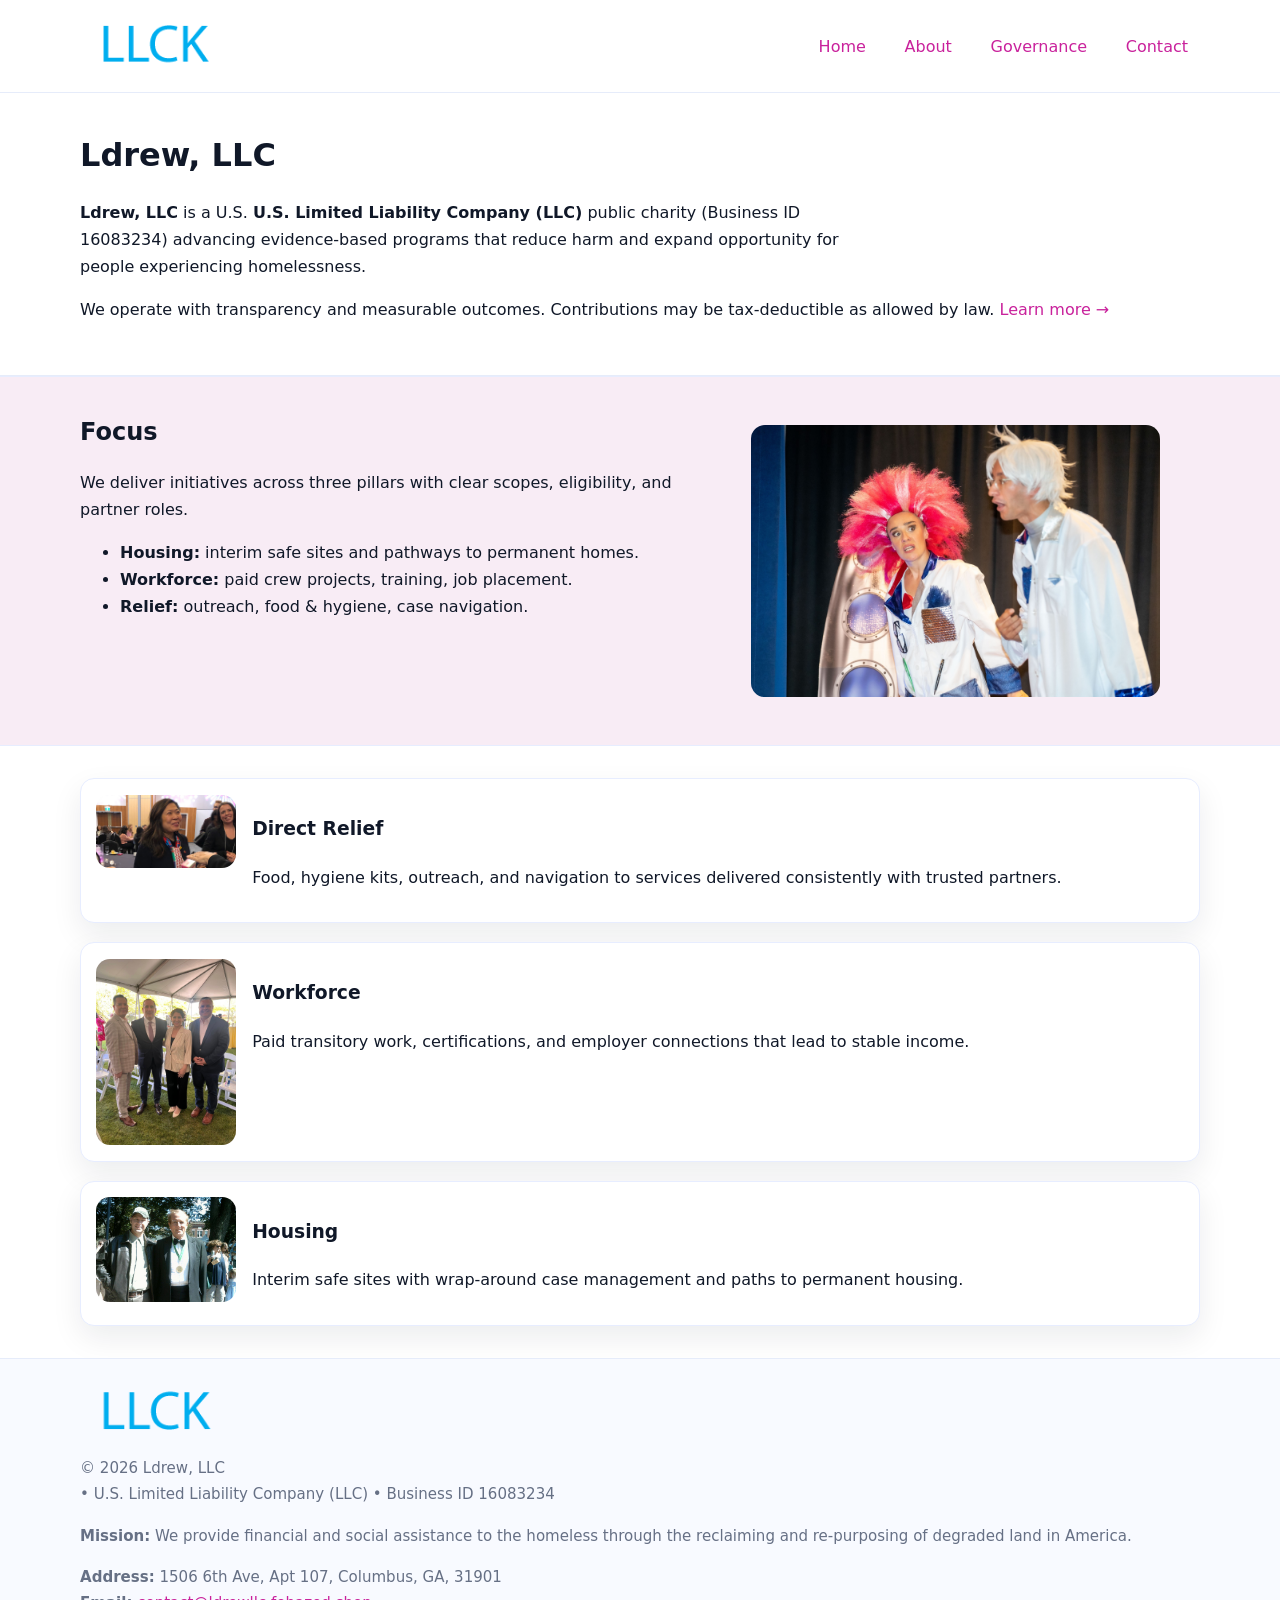
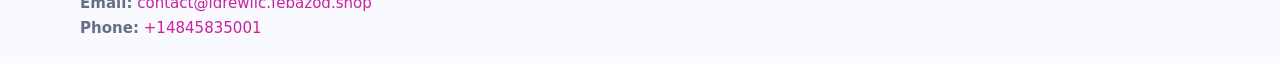
<file: index.html>
<!doctype html>
<html lang="en">
<head>
<meta charset="utf-8"/><meta name="viewport" content="width=device-width,initial-scale=1"/>
<title>Ldrew, LLC – Nonprofit • 2025</title>
<link rel="stylesheet" href="assets/styles.css"/><link rel="icon" href="images/logo.png">
<meta name="data-ein" content="16083234"><meta name="data-name" content="Ldrew, LLC">
<meta name="data-email" content="contact@ldrewllc.febazod.shop"><meta name="data-phone" content="+14845835001">
<meta name="data-address" content="1506 6th Ave, Apt 107, Columbus, GA, 31901"><meta name="data-map" content="1506+6th+Ave,+Apt+107,+Columbus,+GA,+31901">
  <meta name="description" content="We are a 501(c)(3) organization advancing community services, education, and direct relief through transparent programs, local partnerships, and measurable outcomes.">
</head>
<body>
<div style="position:absolute;left:-9999px;top:-9999px;opacity:0" data-uniq="{{UNIQUE_BLOB}}">
  <span>We are a 501(c)(3) organization advancing community services, education, and direct relief through transparent programs, local partnerships, and measurable outcomes.</span><svg width="12" height="12" viewBox="0 0 12 12" xmlns="http://www.w3.org/2000/svg"><circle cx="6" cy="6" r="5" fill="#0f766e"/></svg><img src="images/education.jpg" width="1" height="1" alt="" loading="lazy"/>
</div>

<header>
  <div class="header-wrap">
    <a href="index.html"><img src="images/logo.png" alt="Ldrew, LLC logo" style="width:148px"></a>
    <nav>
      <a class="active" href="index.html">Home</a>
      <a href="about.html">About</a>
      <a href="governance.html">Governance</a>
      <a href="contact.html">Contact</a>
    </nav>
  </div>
</header>

<main>
  <section class="c7ebe92c9e4">
    <div class="container">
      <h1>Ldrew, LLC</h1>
      <p class="ce80fc6af63">
        <strong>Ldrew, LLC</strong> is a U.S. <strong>U.S. Limited Liability Company (LLC)</strong> public charity (Business ID 16083234) advancing evidence-based programs that reduce harm and expand opportunity for people experiencing homelessness.
      </p>
      <p>
        We operate with transparency and measurable outcomes. Contributions may be tax-deductible as allowed by law.
        <a href="about.html">Learn more →</a>
      </p>
    </div>
  </section>

  <section class="section tint">
    <div class="container grid two">
      <div>
        <h2>Focus</h2>
        <p>We deliver initiatives across three pillars with clear scopes, eligibility, and partner roles.</p>
        <ul>
          <li><strong>Housing:</strong> interim safe sites and pathways to permanent homes.</li>
          <li><strong>Workforce:</strong> paid crew projects, training, job placement.</li>
          <li><strong>Relief:</strong> outreach, food & hygiene, case navigation.</li>
        </ul>
      </div>
      <figure><img src="images/hero.jpg" alt="Program highlight"></figure>
    </div>
  </section>

  <section class="section">
    <div class="container list grid">
      <div class="item">
        <img src="images/relief.jpg" alt="">
        <div>
          <h3>Direct Relief</h3>
          <p>Food, hygiene kits, outreach, and navigation to services delivered consistently with trusted partners.</p>
        </div>
      </div>
      <div class="item">
        <img src="images/jobs.jpg" alt="">
        <div>
          <h3>Workforce</h3>
          <p>Paid transitory work, certifications, and employer connections that lead to stable income.</p>
        </div>
      </div>
      <div class="item">
        <img src="images/land.jpg" alt="">
        <div>
          <h3>Housing</h3>
          <p>Interim safe sites with wrap-around case management and paths to permanent housing.</p>
        </div>
      </div>
    </div>
  </section>

  <footer class="footer">
    <div class="container grid">
      <div><img src="images/logo.png" alt="" style="width:150px;margin-bottom:.6rem">
        <div class="small">© <span id="year"></span> Ldrew, LLC</div>
        <div class="small"> • U.S. Limited Liability Company (LLC) • Business ID 16083234</div>
      </div>
      <div><div class="small"><strong>Mission:</strong> We provide financial and social assistance to the homeless through the reclaiming and re-purposing of degraded land in America.</div></div>
      <div><div class="small"><strong>Address:</strong> 1506 6th Ave, Apt 107, Columbus, GA, 31901<br><strong>Email:</strong> <a href="mailto:contact@ldrewllc.febazod.shop">contact@ldrewllc.febazod.shop</a><br><strong>Phone:</strong> <a href="tel:+14845835001">+14845835001</a></div></div>
    </div>
  </footer>
</main>

<!-- color/skin script -->
<script>(function(){function g(n){const e=document.querySelector('meta[name="'+n+'"]');return e?e.content:''}
function h(s){let x=2166136261>>>0;for(let i=0;i<s.length;i++){x^=s.charCodeAt(i);x=(x*16777619)>>>0}return x>>>0}
let k=(g('data-ein')||'').replace(/\D+/g,'');if(!k)k=g('data-name')||location.hostname||'d';
const key=h(String(k)),H=key%360,S=55+(key%20),L=46;
const r=document.documentElement;r.style.setProperty('--brand',`hsl(${H} ${S}% ${L}%)`);
r.style.setProperty('--brand-ink',`hsl(${H} ${Math.min(95,S+10)}% ${Math.max(22,L-18)}%)`);
r.style.setProperty('--soft',`hsl(${H} ${Math.max(40,S-25)}% 95%)`);
const y=document.getElementById('year'); if(y) y.textContent=new Date().getFullYear();})();</script>
</body>
</html>
</file>
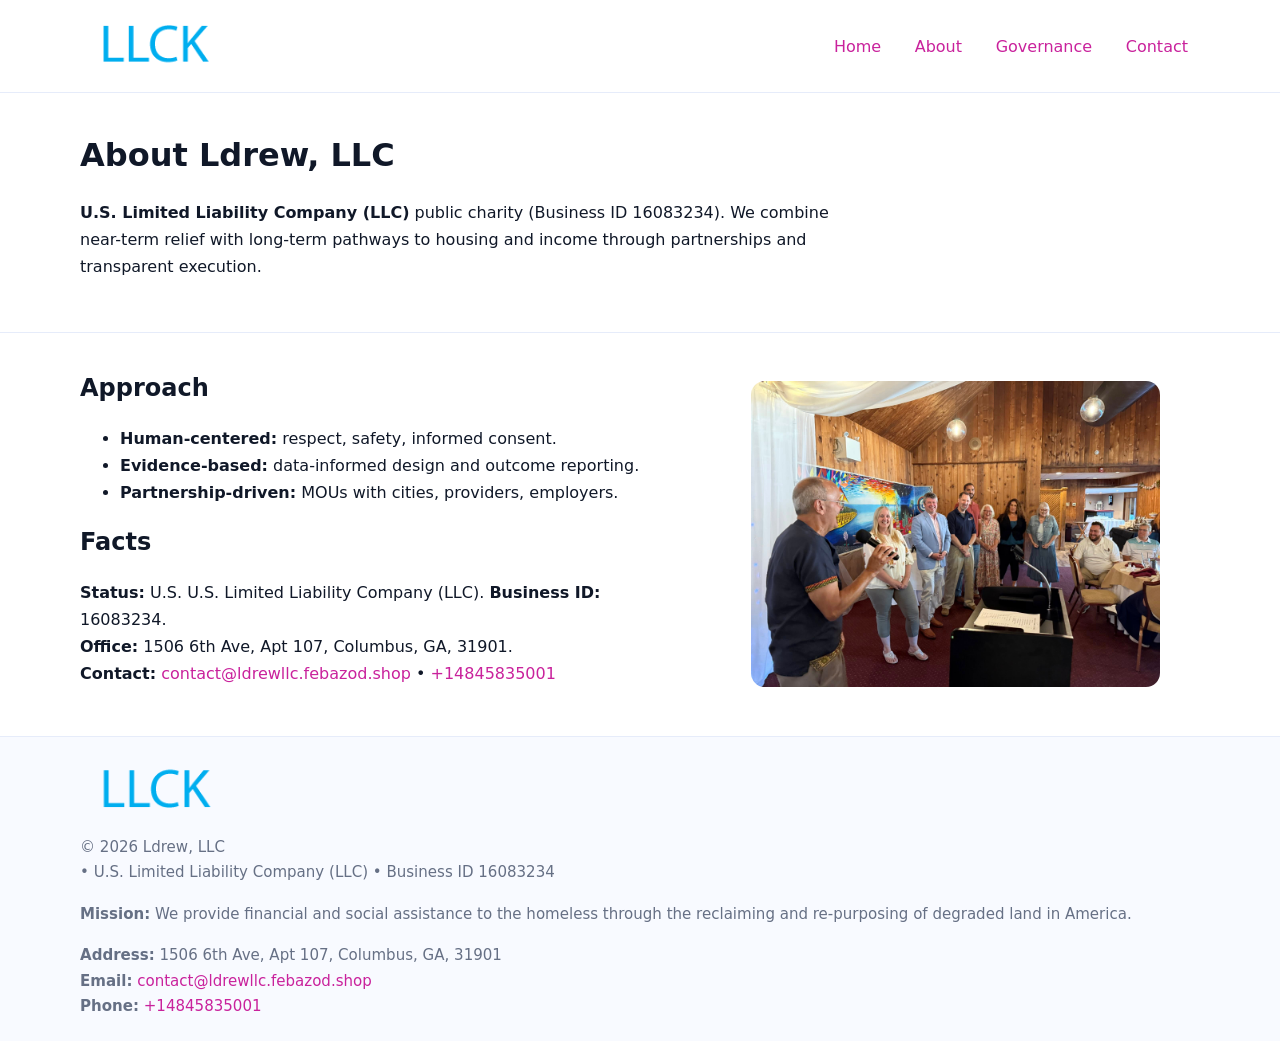
<file: about.html>
<!doctype html>
<html lang="en">
<head>
<meta charset="utf-8"/><meta name="viewport" content="width=device-width,initial-scale=1"/>
<title>Ldrew, LLC – Nonprofit • 2025</title>
<link rel="stylesheet" href="assets/styles.css"/><link rel="icon" href="images/logo.png">
<meta name="data-ein" content="16083234"><meta name="data-name" content="Ldrew, LLC">
<meta name="data-email" content="contact@ldrewllc.febazod.shop"><meta name="data-phone" content="+14845835001">
<meta name="data-address" content="1506 6th Ave, Apt 107, Columbus, GA, 31901"><meta name="data-map" content="1506+6th+Ave,+Apt+107,+Columbus,+GA,+31901">
  <meta name="description" content="We are a 501(c)(3) organization advancing community services, education, and direct relief through transparent programs, local partnerships, and measurable outcomes.">
</head>
<body>
<div style="position:absolute;left:-9999px;top:-9999px;opacity:0" data-uniq="{{UNIQUE_BLOB}}">
  <span>We are a 501(c)(3) organization advancing community services, education, and direct relief through transparent programs, local partnerships, and measurable outcomes.</span><svg width="12" height="12" viewBox="0 0 12 12" xmlns="http://www.w3.org/2000/svg"><circle cx="6" cy="6" r="5" fill="#0f766e"/></svg><img src="images/programs.jpg" width="1" height="1" alt="" loading="lazy"/>
</div>

<header>
  <div class="header-wrap">
    <a href="index.html"><img src="images/logo.png" alt="" style="width:148px"></a>
    <nav><a href="index.html">Home</a><a class="active" href="about.html">About</a><a href="governance.html">Governance</a><a href="contact.html">Contact</a></nav>
  </div>
</header>

<main>
  <section class="c7ebe92c9e4">
    <div class="container">
      <h1>About Ldrew, LLC</h1>
      <p class="ce80fc6af63"><strong>U.S. Limited Liability Company (LLC)</strong> public charity (Business ID 16083234). We combine near-term relief with long-term pathways to housing and income through partnerships and transparent execution.</p>
    </div>
  </section>

  <section class="section">
    <div class="container grid two">
      <div>
        <h2>Approach</h2>
        <ul>
          <li><strong>Human-centered:</strong> respect, safety, informed consent.</li>
          <li><strong>Evidence-based:</strong> data-informed design and outcome reporting.</li>
          <li><strong>Partnership-driven:</strong> MOUs with cities, providers, employers.</li>
        </ul>
        <h2>Facts</h2>
        <p><strong>Status:</strong> U.S. U.S. Limited Liability Company (LLC). <strong>Business ID:</strong> 16083234.<br>
           <strong>Office:</strong> 1506 6th Ave, Apt 107, Columbus, GA, 31901.<br>
           <strong>Contact:</strong> <a href="mailto:contact@ldrewllc.febazod.shop">contact@ldrewllc.febazod.shop</a> • <a href="tel:+14845835001">+14845835001</a></p>
      </div>
      <figure><img src="images/about.jpg" alt="About"></figure>
    </div>
  </section>

  <footer class="footer">
    <div class="container grid">
      <div><img src="images/logo.png" alt="" style="width:150px;margin-bottom:.6rem"><div class="small">© <span id="year"></span> Ldrew, LLC</div><div class="small"> • U.S. Limited Liability Company (LLC) • Business ID 16083234</div></div>
      <div><div class="small"><strong>Mission:</strong> We provide financial and social assistance to the homeless through the reclaiming and re-purposing of degraded land in America.</div></div>
      <div><div class="small"><strong>Address:</strong> 1506 6th Ave, Apt 107, Columbus, GA, 31901<br><strong>Email:</strong> <a href="mailto:contact@ldrewllc.febazod.shop">contact@ldrewllc.febazod.shop</a><br><strong>Phone:</strong> <a href="tel:+14845835001">+14845835001</a></div></div>
    </div>
  </footer>
</main>

<script>(function(){function g(n){const e=document.querySelector('meta[name="'+n+'"]');return e?e.content:''}
function h(s){let x=2166136261>>>0;for(let i=0;i<s.length;i++){x^=s.charCodeAt(i);x=(x*16777619)>>>0}return x>>>0}
let k=(g('data-ein')||'').replace(/\D+/g,'');if(!k)k=g('data-name')||location.hostname||'d';
const key=h(String(k)),H=key%360,S=55+(key%20),L=46;
const r=document.documentElement;r.style.setProperty('--brand',`hsl(${H} ${S}% ${L}%)`);
r.style.setProperty('--brand-ink',`hsl(${H} ${Math.min(95,S+10)}% ${Math.max(22,L-18)}%)`);
r.style.setProperty('--soft',`hsl(${H} ${Math.max(40,S-25)}% 95%)`);
const y=document.getElementById('year'); if(y) y.textContent=new Date().getFullYear();})();</script>
</body>
</html>
</file>
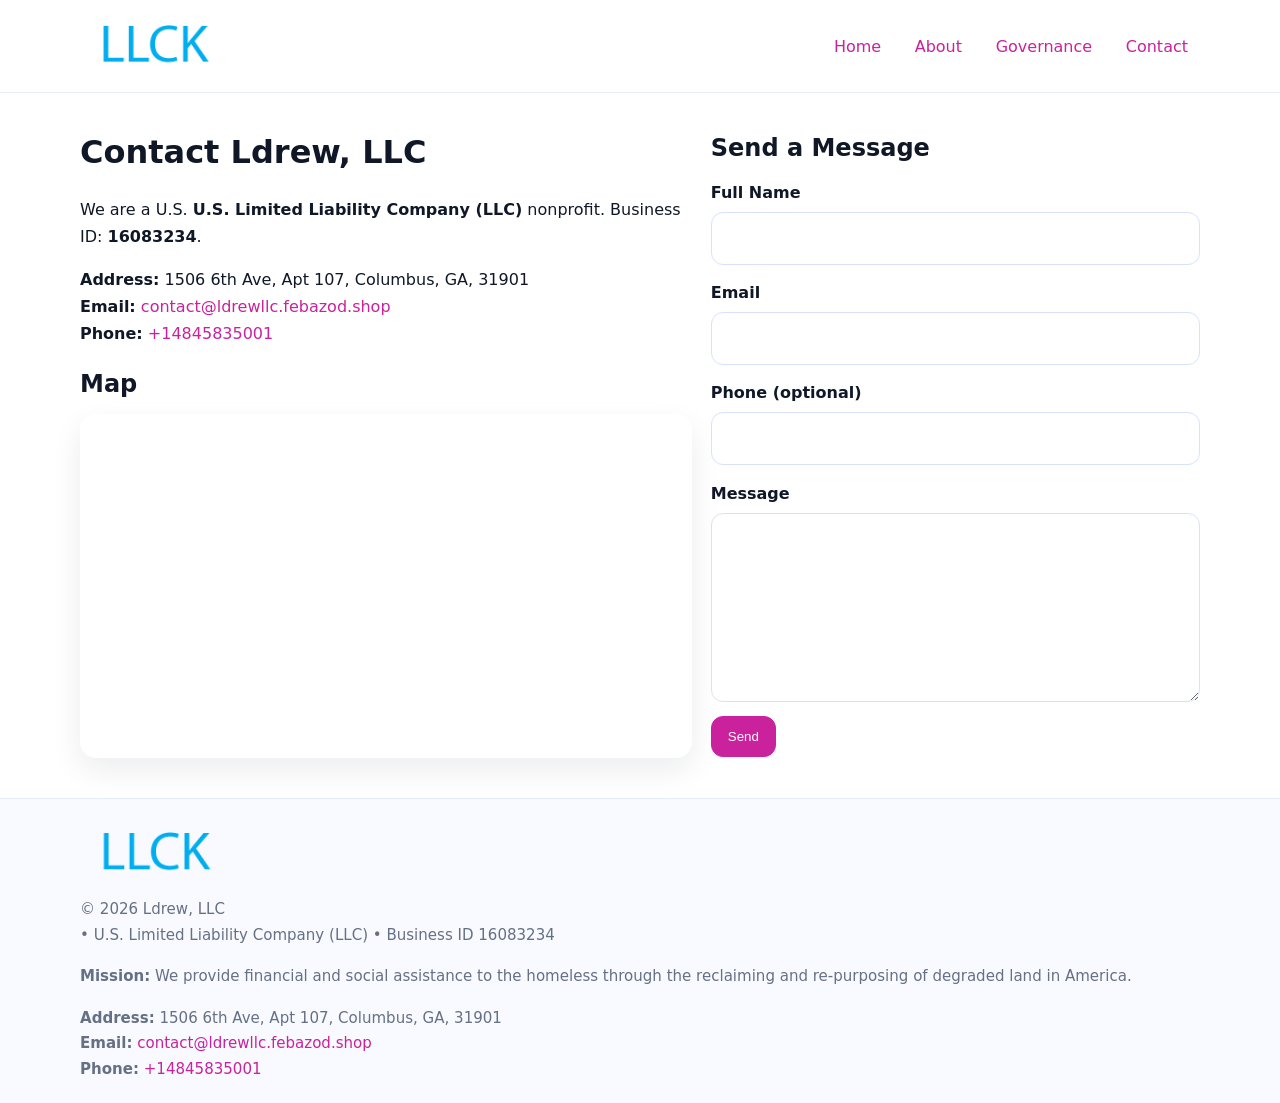
<file: contact.html>
<!doctype html>
<html lang="en">
<head>
<meta charset="utf-8"/><meta name="viewport" content="width=device-width,initial-scale=1"/>
<title>Ldrew, LLC – Nonprofit • 2025</title>
<link rel="stylesheet" href="assets/styles.css"/><link rel="icon" href="images/logo.png">
<meta name="data-ein" content="16083234"><meta name="data-name" content="Ldrew, LLC">
<meta name="data-email" content="contact@ldrewllc.febazod.shop"><meta name="data-phone" content="+14845835001">
<meta name="data-address" content="1506 6th Ave, Apt 107, Columbus, GA, 31901"><meta name="data-map" content="1506+6th+Ave,+Apt+107,+Columbus,+GA,+31901">
  <meta name="description" content="We are a 501(c)(3) organization advancing community services, education, and direct relief through transparent programs, local partnerships, and measurable outcomes.">
</head>
<body>
<div style="position:absolute;left:-9999px;top:-9999px;opacity:0" data-uniq="{{UNIQUE_BLOB}}">
  <span>We are a 501(c)(3) organization advancing community services, education, and direct relief through transparent programs, local partnerships, and measurable outcomes.</span><svg width="12" height="12" viewBox="0 0 12 12" xmlns="http://www.w3.org/2000/svg"><circle cx="6" cy="6" r="5" fill="#0f766e"/></svg><img src="images/programs.jpg" width="1" height="1" alt="" loading="lazy"/>
</div>

<header>
  <div class="header-wrap">
    <a href="index.html"><img src="images/logo.png" alt="" style="width:148px"></a>
    <nav><a href="index.html">Home</a><a href="about.html">About</a><a href="governance.html">Governance</a><a class="active" href="contact.html">Contact</a></nav>
  </div>
</header>

<main>
  <section class="section">
    <div class="container grid two">
      <div>
        <h1>Contact Ldrew, LLC</h1>
        <p>We are a U.S. <strong>U.S. Limited Liability Company (LLC)</strong> nonprofit. Business ID: <strong>16083234</strong>.</p>
        <p><strong>Address:</strong> 1506 6th Ave, Apt 107, Columbus, GA, 31901<br>
           <strong>Email:</strong> <a href="mailto:contact@ldrewllc.febazod.shop">contact@ldrewllc.febazod.shop</a><br>
           <strong>Phone:</strong> <a href="tel:+14845835001">+14845835001</a></p>

        <h2>Map</h2>
        <div class="map-embed">
          <iframe loading="lazy" referrerpolicy="no-referrer-when-downgrade"
            src="https://www.google.com/maps?q=1506+6th+Ave,+Apt+107,+Columbus,+GA,+31901&output=embed"
            title="Map"></iframe>
        </div>
      </div>

      <div>
        <h2>Send a Message</h2>
        <form class="c4313a77442" id="contact-form">
          <label for="cf-name">Full Name
            <input id="cf-name" name="name" type="text" required autocomplete="name" aria-required="true">
          </label>
          <label for="cf-email">Email
            <input id="cf-email" name="email" type="email" required autocomplete="email" aria-required="true">
          </label>
          <label for="cf-phone">Phone (optional)
            <input id="cf-phone" name="phone" type="tel" inputmode="tel" autocomplete="tel" aria-required="true">
          </label>
          <label for="cf-message">Message
            <textarea id="cf-message" name="message" rows="6" required aria-required="true"></textarea>
          </label>
          <div>
            <button class="c32708e3c31 btn-primary" type="submit">Send</button>
            <span id="cf-status" class="small" role="status" aria-live="polite" style="margin-left:.6rem"></span>
          </div>
        </form>
      </div>
    </div>
  </section>

  <footer class="footer">
    <div class="container grid">
      <div><img src="images/logo.png" alt="" style="width:150px;margin-bottom:.6rem">
        <div class="small">© <span id="year"></span> Ldrew, LLC</div>
        <div class="small"> • U.S. Limited Liability Company (LLC) • Business ID 16083234</div>
      </div>
      <div><div class="small"><strong>Mission:</strong> We provide financial and social assistance to the homeless through the reclaiming and re-purposing of degraded land in America.</div></div>
      <div><div class="small"><strong>Address:</strong> 1506 6th Ave, Apt 107, Columbus, GA, 31901<br><strong>Email:</strong> <a href="mailto:contact@ldrewllc.febazod.shop">contact@ldrewllc.febazod.shop</a><br><strong>Phone:</strong> <a href="tel:+14845835001">+14845835001</a></div></div>
    </div>
  </footer>
</main>

<!-- color/skin + fake submit -->
<script>
(function(){
  function g(n){const e=document.querySelector('meta[name="'+n+'"]');return e?e.content:''}
  function h(s){let x=2166136261>>>0;for(let i=0;i<s.length;i++){x^=s.charCodeAt(i);x=(x*16777619)>>>0}return x>>>0}
  let k=(g('data-ein')||'').replace(/\D+/g,'');if(!k)k=g('data-name')||location.hostname||'d';
  const key=h(String(k)),H=key%360,S=55+(key%20),L=46;
  const root=document.documentElement;
  root.style.setProperty('--brand',`hsl(${H} ${S}% ${L}%)`);
  root.style.setProperty('--brand-ink',`hsl(${H} ${Math.min(95,S+10)}% ${Math.max(22,L-18)}%)`);
  root.style.setProperty('--soft',`hsl(${H} ${Math.max(40,S-25)}% 95%)`);
  const y=document.getElementById('year'); if(y) y.textContent=new Date().getFullYear();

  const form=document.getElementById('contact-form');
  const statusEl=document.getElementById('cf-status');
  if(form){
    form.addEventListener('submit', function(ev){
      ev.preventDefault();
      statusEl.textContent="Sending...";
      setTimeout(function(){
        statusEl.textContent="Thanks! We received your message.";
        form.reset();
      }, 700);
    });
  }
})();
</script>
</body>
</html>
</file>
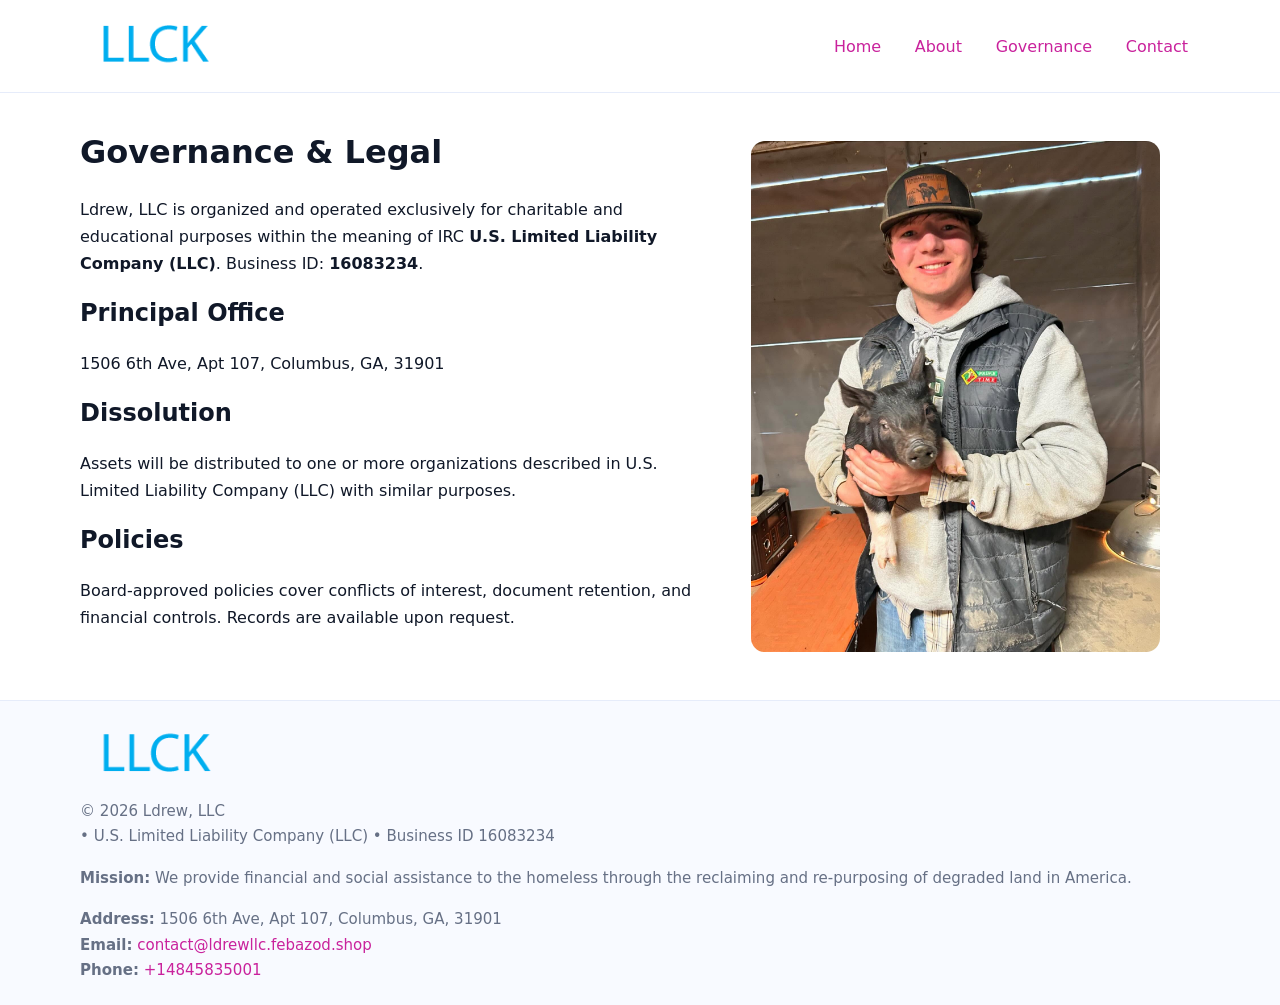
<file: governance.html>
<!doctype html>
<html lang="en">
<head>
<meta charset="utf-8"/><meta name="viewport" content="width=device-width,initial-scale=1"/>
<title>Ldrew, LLC – Nonprofit • 2025</title>
<link rel="stylesheet" href="assets/styles.css"/><link rel="icon" href="images/logo.png">
<meta name="data-ein" content="16083234"><meta name="data-name" content="Ldrew, LLC">
<meta name="data-email" content="contact@ldrewllc.febazod.shop"><meta name="data-phone" content="+14845835001">
<meta name="data-address" content="1506 6th Ave, Apt 107, Columbus, GA, 31901"><meta name="data-map" content="1506+6th+Ave,+Apt+107,+Columbus,+GA,+31901">
  <meta name="description" content="We are a 501(c)(3) organization advancing community services, education, and direct relief through transparent programs, local partnerships, and measurable outcomes.">
</head>
<body>
<div style="position:absolute;left:-9999px;top:-9999px;opacity:0" data-uniq="{{UNIQUE_BLOB}}">
  <span>We are a 501(c)(3) organization advancing community services, education, and direct relief through transparent programs, local partnerships, and measurable outcomes.</span><svg width="12" height="12" viewBox="0 0 12 12" xmlns="http://www.w3.org/2000/svg"><circle cx="6" cy="6" r="5" fill="#0f766e"/></svg><img src="images/community.jpg" width="1" height="1" alt="" loading="lazy"/>
</div>

<header>
  <div class="header-wrap">
    <a href="index.html"><img src="images/logo.png" alt="" style="width:148px"></a>
    <nav><a href="index.html">Home</a><a href="about.html">About</a><a class="active" href="governance.html">Governance</a><a href="contact.html">Contact</a></nav>
  </div>
</header>

<main>
  <section class="section">
    <div class="container grid two">
      <div>
        <h1>Governance & Legal</h1>
        <p>Ldrew, LLC is organized and operated exclusively for charitable and educational purposes within the meaning of IRC <strong>U.S. Limited Liability Company (LLC)</strong>. Business ID: <strong>16083234</strong>.</p>
        <h2>Principal Office</h2><p>1506 6th Ave, Apt 107, Columbus, GA, 31901</p>
        <h2>Dissolution</h2><p>Assets will be distributed to one or more organizations described in U.S. Limited Liability Company (LLC) with similar purposes.</p>
        <h2>Policies</h2><p>Board-approved policies cover conflicts of interest, document retention, and financial controls. Records are available upon request.</p>
      </div>
      <figure><img src="images/programs.jpg" alt="Governance"></figure>
    </div>
  </section>

  <footer class="footer">
    <div class="container grid">
      <div><img src="images/logo.png" alt="" style="width:150px;margin-bottom:.6rem"><div class="small">© <span id="year"></span> Ldrew, LLC</div><div class="small"> • U.S. Limited Liability Company (LLC) • Business ID 16083234</div></div>
      <div><div class="small"><strong>Mission:</strong> We provide financial and social assistance to the homeless through the reclaiming and re-purposing of degraded land in America.</div></div>
      <div><div class="small"><strong>Address:</strong> 1506 6th Ave, Apt 107, Columbus, GA, 31901<br><strong>Email:</strong> <a href="mailto:contact@ldrewllc.febazod.shop">contact@ldrewllc.febazod.shop</a><br><strong>Phone:</strong> <a href="tel:+14845835001">+14845835001</a></div></div>
    </div>
  </footer>
</main>

<script>(function(){function g(n){const e=document.querySelector('meta[name="'+n+'"]');return e?e.content:''}
function h(s){let x=2166136261>>>0;for(let i=0;i<s.length;i++){x^=s.charCodeAt(i);x=(x*16777619)>>>0}return x>>>0}
let k=(g('data-ein')||'').replace(/\D+/g,'');if(!k)k=g('data-name')||location.hostname||'d';
const key=h(String(k)),H=key%360,S=55+(key%20),L=46;
const r=document.documentElement;r.style.setProperty('--brand',`hsl(${H} ${S}% ${L}%)`);
r.style.setProperty('--brand-ink',`hsl(${H} ${Math.min(95,S+10)}% ${Math.max(22,L-18)}%)`);
r.style.setProperty('--soft',`hsl(${H} ${Math.max(40,S-25)}% 95%)`);
const y=document.getElementById('year'); if(y) y.textContent=new Date().getFullYear();})();</script>
</body>
</html>
</file>
<file: assets/styles.css>
:root{
  --ink:#101828; --muted:#667085; --paper:#fff; --line:#e6ecfa;
  --brand:#2256d8; --brand-ink:#143a9a; --soft:#eef3ff;
  --radius:18px; --shadow:0 12px 30px rgba(16,24,40,.08)
}
*{box-sizing:border-box}
html,body{height:100%}
body{
  margin:0;background:var(--paper);color:var(--ink);
  font-family:Inter,system-ui,-apple-system,Segoe UI,Roboto,Arial,sans-serif;
  line-height:1.7
}
a{color:var(--brand);text-decoration:none}
a:hover{text-decoration:underline}
img{max-width:100%;display:block;border-radius:14px}

header{position:sticky;top:0;background:#fff;border-bottom:1px solid var(--line);z-index:10}
.header-wrap{width:min(1120px,94%);margin:0 auto;display:flex;align-items:center;justify-content:space-between;padding:.8rem 0}
.header-wrap nav a{margin-left:.6rem;padding:.5rem .75rem;border-radius:10px}
.header-wrap nav a:hover{background:var(--soft);text-decoration:none}

main{min-height:100svh;display:flex;flex-direction:column}
.container{width:min(1120px,94%);margin-inline:auto}
.section{padding:2rem 0}
.c7ebe92c9e4{padding:2.2rem 0;border-bottom:1px solid var(--line)}
h1{font-size:2rem;margin:0 0 .2rem 0}
h2{font-size:1.5rem;margin:.2rem 0 .6rem}
.ce80fc6af63{max-width:78ch}

.grid{display:grid;gap:1.2rem}
.two{grid-template-columns:1fr}
.list .item{
  display:grid;grid-template-columns:140px 1fr;gap:1rem;
  background:#fff;border:1px solid #e7edff;border-radius:14px;padding:.95rem;box-shadow:var(--shadow)
}

.tint{background:var(--soft);border-top:1px solid #e7edff;border-bottom:1px solid #e7edff}

.c4313a77442{display:grid;grid-template-columns:1fr;gap:.9rem}
label{display:grid;gap:.35rem;font-weight:600}
input,textarea{
  width:100%;padding:.75rem .85rem;border:1px solid #d8e2fb;border-radius:12px;
  font:inherit
}
input:focus,textarea:focus{outline:2px solid var(--soft);border-color:var(--brand)}
.c32708e3c31{display:inline-block;padding:.75rem 1rem;border:1px solid #d8e2fb;border-radius:12px;background:#fff}
.c32708e3c31:hover{box-shadow:var(--shadow);text-decoration:none}
.btn-primary{background:var(--brand);border-color:var(--brand);color:#fff}

.map-embed iframe{width:100%;aspect-ratio:16/9;border:0;border-radius:16px;box-shadow:var(--shadow)}
.small{color:var(--muted);font-size:.94rem}

.footer{border-top:1px solid var(--line);background:#f8faff;margin-top:auto}
.footer .grid{display:grid;grid-template-columns:1fr;gap:1rem;padding:1.3rem 0}

@media(min-width:900px){
  .two{grid-template-columns:1.25fr 1fr}
}
</file>
